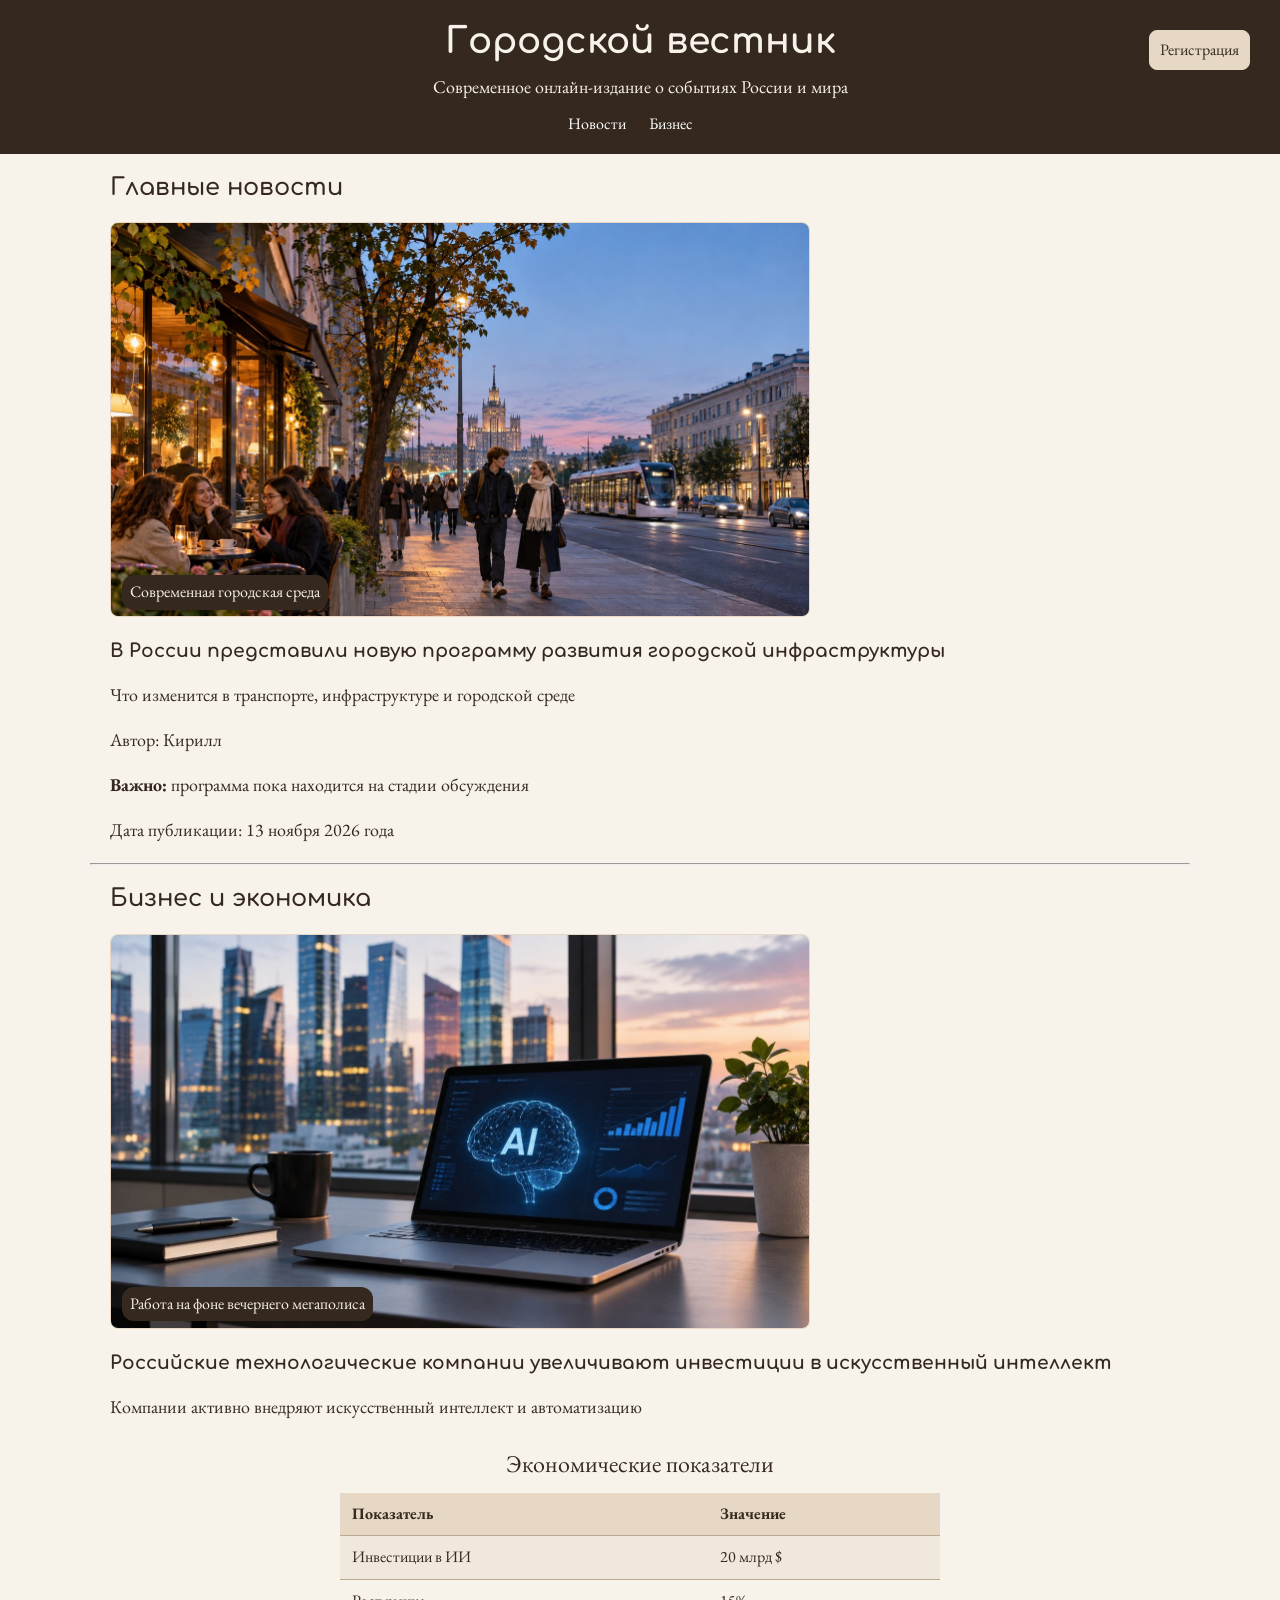
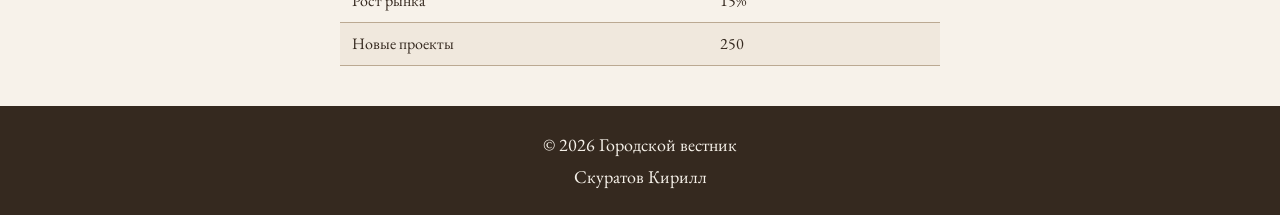
<file: index.html>
<!DOCTYPE html>
<html lang="ru">
<head>
    <meta charset="UTF-8">
    <title>Городской вестник</title>
    <link rel="stylesheet" href="CSS/normalize.css">
    <link rel="stylesheet" href="CSS/style.css">
    <link rel="preconnect" href="https://fonts.googleapis.com">
    <link rel="preconnect" href="https://fonts.gstatic.com" crossorigin>
    <link href="https://fonts.googleapis.com/css2?family=Comfortaa:wght@300..700&family=EB+Garamond:ital,wght@0,400..800;1,400..800&display=swap" rel="stylesheet">
</head>
<body>
    <header>
        <h1>Городской вестник</h1>
        <p class="defaultTextColor SiteDescription">Современное онлайн-издание о событиях России и мира</p>
        <nav>
            <ul>
                <li><a href="#news">Новости</a></li>
                <li><a href="#business">Бизнес</a></li>
            </ul>
            <a href="form.html" class="RegisterLink">Регистрация</a>
        </nav>
    </header>

    <main>
        <section id="news">
            <h2>Главные новости</h2>
            <figure>
                <img src="images/hero-city.jpg" alt="Благоустройство территории"
                width="1400"
                height="788">
                <figcaption>Современная городская среда</figcaption>
            </figure>
            <h3>В России представили новую программу развития городской инфраструктуры </h3>
            <p> Что изменится в транспорте, инфраструктуре и городской среде</p>
            <p>Автор: <span>Кирилл</span></p>
            <p><strong>Важно: </strong>программа пока находится на стадии обсуждения</p>
            <p>Дата публикации: 13 ноября 2026 года</p>
        </section>
        
        <hr>
        
        <section id="business">
            <h2> Бизнес и экономика</h2>
            <figure>
                <img src="images/business.jpg" alt="ИИ на фоне вечернего мегаполиса"
                width="1400"
                height="788">
                <figcaption>Работа на фоне вечернего мегаполиса</figcaption>
            </figure>
            <h3>Российские технологические компании увеличивают инвестиции в искусственный интеллект </h3>
            <p> Компании активно внедряют искусственный интеллект и автоматизацию</p>
            <table>
                <caption>Экономические показатели</caption>
                <thead>
                    <tr>
                        <th>Показатель</th>
                        <th>Значение</th>
                    </tr>
                </thead>
                <tbody>
                    <tr>
                        <td>Инвестиции в ИИ</td>
                        <td>20 млрд $</td>
                    </tr>
                    <tr>
                        <td>Рост рынка</td>
                        <td>15%</td>
                    </tr>
                    <tr>
                        <td>Новые проекты</td>
                        <td>250</td>
                    </tr>
                </tbody>
            </table>
        </section>
    </main>

    <footer>
        <p>© 2026 Городской вестник</p>
        <p>Скуратов Кирилл</p>
    </footer>
</body>

</html>
</file>
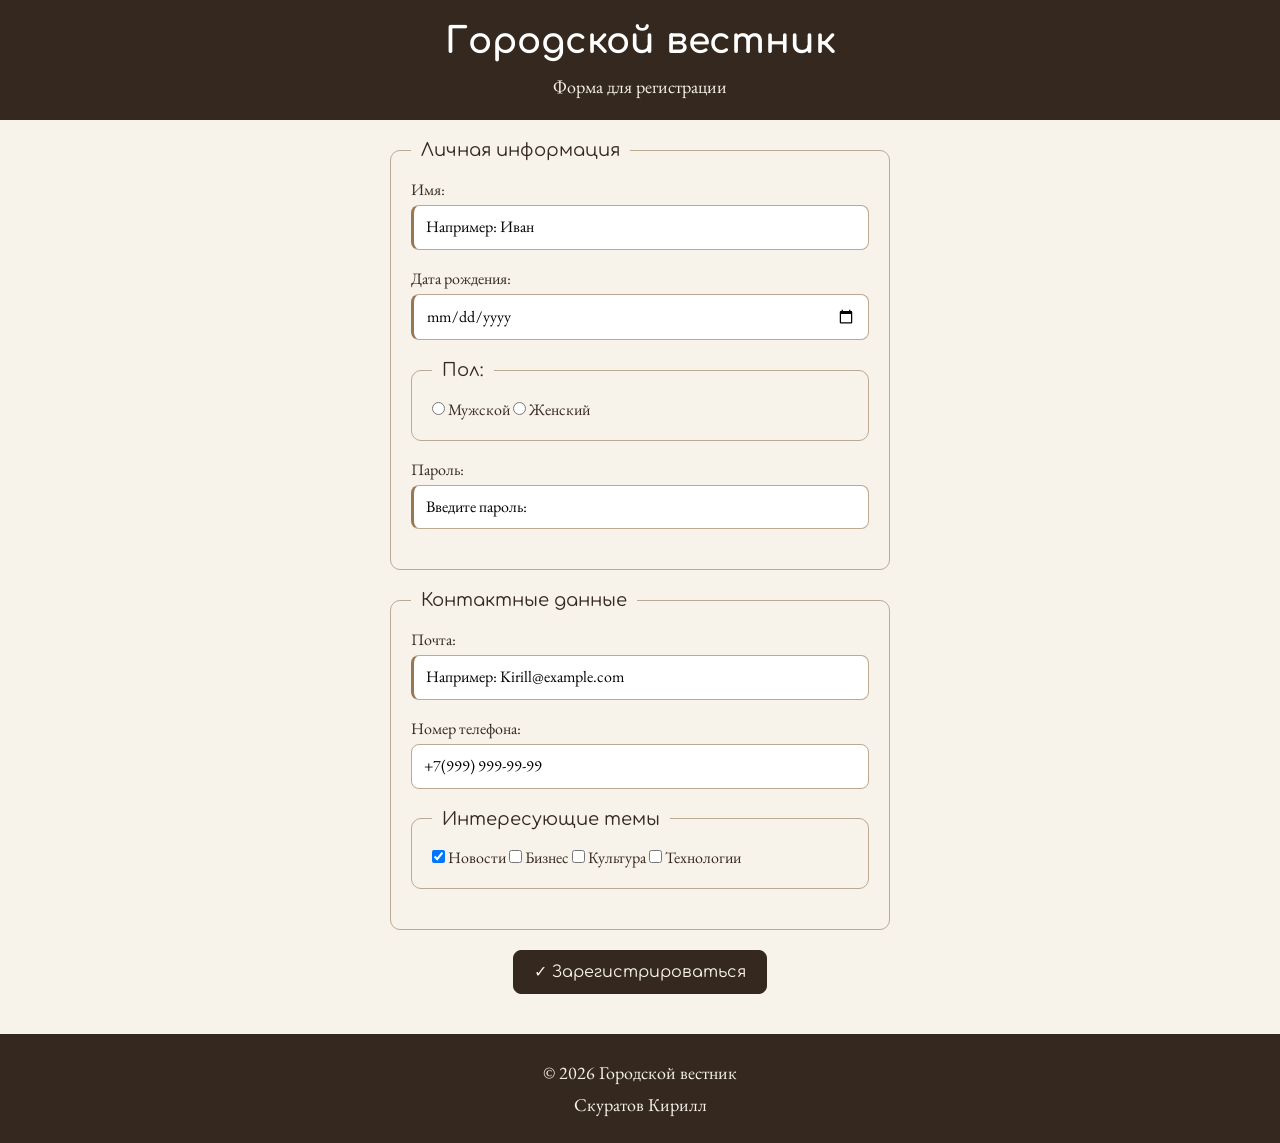
<file: form.html>
<!doctype html>
<html lang="ru">
  <head>
    <meta charset="UTF-8" />
    <title>Регистрация</title>
    <link rel="stylesheet" href="CSS/normalize.css" />
    <link rel="stylesheet" href="CSS/style.css" />
    <link rel="preconnect" href="https://fonts.googleapis.com" />
    <link rel="preconnect" href="https://fonts.gstatic.com" crossorigin />
    <link
      href="https://fonts.googleapis.com/css2?family=Comfortaa:wght@300..700&family=EB+Garamond:ital,wght@0,400..800;1,400..800&display=swap" rel="stylesheet"/>
  </head>
  <body>
    <header>
        <h1><a href="index.html">Городской вестник</a></h1>
        <p class="defaultTextColor SiteDescription">Форма для регистрации</p>
    </header>

    <main>
        <form method="post">
            <fieldset>
                <legend>Личная информация</legend>
                <label for="username" class="FieldLabel">Имя:</label>
                <input type="text" id="username" name="username" placeholder="Например: Иван" required>
                
                <label for="birthdate" class="FieldLabel">Дата рождения:</label>
                <input type="date" id="birthdate" name="birthdate" required>
                <fieldset>
                    <legend>Пол:</legend>
                    <input type="radio" id="male" name="gender" value="male">
                    <label for="male">Мужской</label>
                    <input type="radio" id="female" name="gender" value="female">
                    <label for="female">Женский</label>
                </fieldset>

                <label for="password" class="FieldLabel">Пароль:</label>
                <input type="password" id="password" name="password" placeholder="Введите пароль:" required>
            </fieldset>
            <fieldset>
                <legend>Контактные данные</legend>
                <label for="email" class="FieldLabel">Почта:</label>
                <input type="email" id="email" name="email" placeholder="Например: Kirill@example.com" required>

                <label for="phone" class="FieldLabel">Номер телефона:</label>
                <input type="tel" id="phone" name="phone" placeholder="+7(999) 999-99-99">

                <fieldset>
                    <legend>Интересующие темы</legend>

                    <input type="checkbox" id="news" name="interests" value="news" checked>
                    <label for="news">Новости</label>

                    <input type="checkbox" id="business" name="interests" value="business">
                    <label for="business">Бизнес</label>

                    <input type="checkbox" id="culture" name="interests" value="culture">
                    <label for="culture">Культура</label>

                    <input type="checkbox" id="technology" name="interests" value="technology">
                    <label for="technology">Технологии</label>
                </fieldset>
            </fieldset>

            <div class="SubmitContainer">
                <button type="submit">✓ Зарегистрироваться</button>
            </div>
        </form>
    </main>

    <footer>
        <p>© 2026 Городской вестник</p>
        <p>Скуратов Кирилл</p>
    </footer>
  </body>
</html>
</file>
<file: CSS/style.css>
* {
    box-sizing: border-box;
}

body {
    font-family: "EB Garamond", serif;
    color: #35291F;
    background-color: #F7F2EA;
}

h1 {
    font-size: 36px;
    font-weight: 700;
    text-align: center;
    margin: 0;
}

h2 {
    font-size: 24px;
    font-weight: 600;
    text-align: left;
}

p {
    font-size: 18px;
    font-weight: 400;
    text-align: left;
    line-height: 1.5;
}

h1,
.defaultTextColor {
    color: #F7F2EA;
}

.SiteDescription {
    text-align: center;
}

.RegisterLink {
    color: #35291F;
    background-color: #E6D8C5;
    position: absolute;
    top: 30px;
    right: 30px;
    border: 1px solid #E6D8C5;
    border-radius: 8px;
    padding: 10px;
}

.FieldLabel {
    display: block;
    margin-bottom: 6px;
}

.SubmitContainer {
    max-width: 500px;
    margin: 0 auto;
    text-align: center;
}

h1,
h2,
h3 {
    font-family: "Comfortaa", sans-serif;
    line-height: 1.2;
}

a {
    color: #ffffff;
    text-decoration: none;
}

img {
    border: 1px solid #E6D8C5;
    border-radius: 8px;
    width: 100%;
    max-width: 700px;
    height: auto;
}

section {
    margin: 20px;
}

figure {
    margin: 0;
    position: relative;
    max-width: 700px;
}

figcaption {
    position: absolute;
    bottom: 12px;
    left: 12px;
    background-color: #35291F;
    color: #F7F2EA;
    padding: 8px;
    border-radius: 12px;
}

nav ul {
    list-style: none;
    padding: 0;
    margin: 0;
}

nav li {
    display: inline-block;
    margin-right: 20px;
}

nav {
    text-align: center;
}

table {
    width: 100%;
    max-width: 600px;
    margin: 30px auto;
    border-collapse: collapse;
}

caption {
    font-size: 24px;
    margin-bottom: 15px;
}

th,
td {
    padding: 12px;
    text-align: left;
    border-bottom: 1px solid #BBA992;
}

th {
    background-color: #E6D8C5;
}

header {
    background-color: #35291F;
    min-height: 120px;
    padding: 20px;
    position: relative;
}

header h1 {
    margin-bottom: 10px;
}

header p {
    margin: 0;
}

header nav {
    margin-top: 15px;
}

fieldset {
    max-width: 500px;
    margin: 20px auto;
    border-radius: 10px;
    padding: 20px;
    border: 1px solid #BBA992;
}

input[type="text"],
input[type="date"],
input[type="password"],
input[type="email"],
input[type="tel"] {
    width: 100%;
    padding: 12px;
    margin-bottom: 20px;
    border-radius: 8px;
    border: 1px solid #BBA992;
}

fieldset fieldset {
    margin-top: 0;
    margin-bottom: 20px;
}

legend {
    font-family: "Comfortaa", sans-serif;
    font-size: 18px;
    padding: 0 10px;
}

button {
    font-family: "Comfortaa", sans-serif;
    padding: 12px 20px;
    background-color: #35291F;
    color: #F7F2EA;
    border: 1px solid #35291F;
    border-radius: 8px;
}

main {
    width: 90%;
    max-width: 1100px;
    margin: 0 auto;
}

footer {
    background-color: #35291F;
    color: #F7F2EA;
    text-align: center;
    padding: 20px;
    margin-top: 40px;
}

footer p {
    text-align: center;
    margin: 5px 0;
}

button:hover {
    background-color: #E6D8C5;
    color: #35291F;
}

button:active {
    background-color: #977755;
    color: #F7F2EA;
}

.RegisterLink:hover {
    background-color: #F7F2EA;
}

.RegisterLink:active {
    background-color: #977755;
    color: #F7F2EA;
}

input:required {
    border-left: 3px solid #977755;
}

/* Псевдоэлементы */

::selection {
    background-color: #35291F;
    color: #F7F2EA;
}

input::placeholder {
    color: #050000;
}


tbody tr:nth-child(odd) {
    background-color: #F0E8DD;
}
</file>
